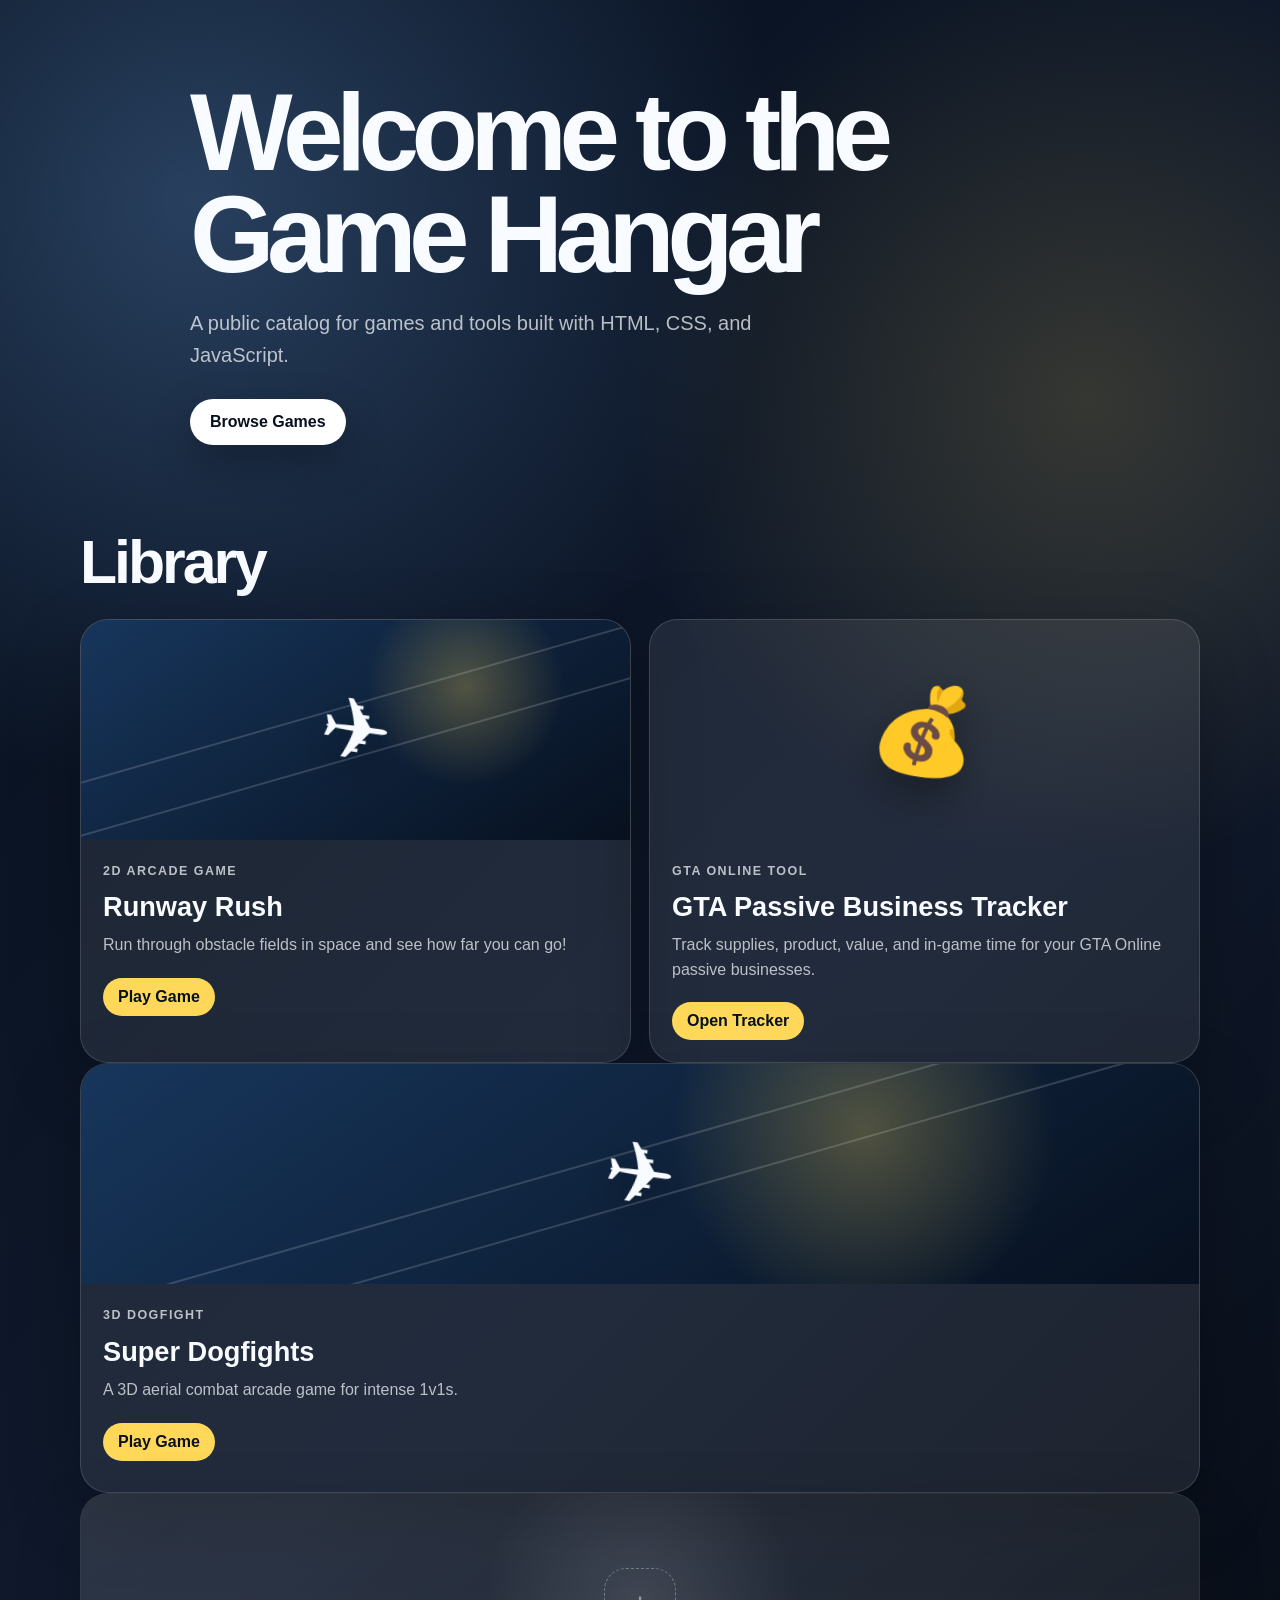
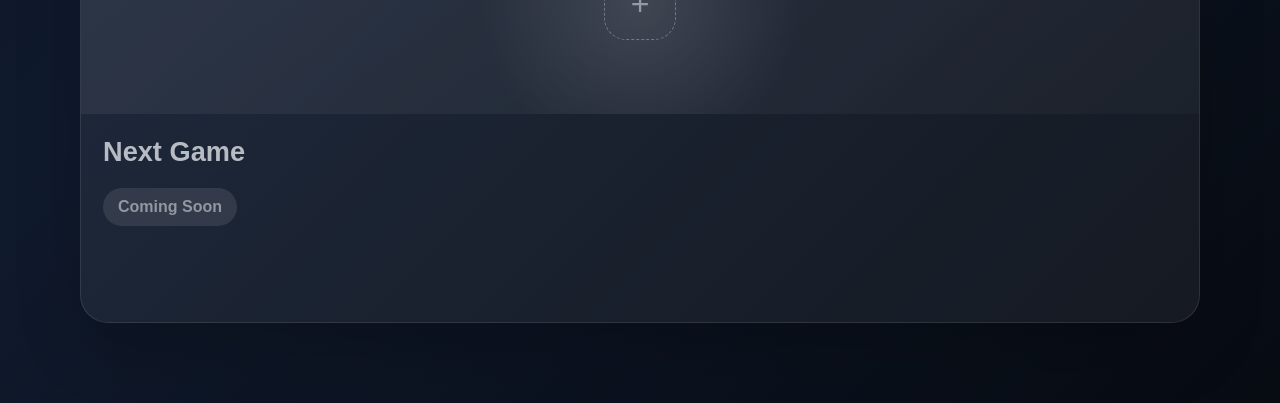
<file: index.html>
<!DOCTYPE html>
<html lang="en">
<head>
  <meta charset="UTF-8" />
  <meta name="viewport" content="width=device-width, initial-scale=1.0" />
  <title>Game Hangar</title>
  <meta name="description" content="A collection of browser games and tools built with HTML, CSS, and JavaScript." />
  <link rel="stylesheet" href="style.css" />
</head>
<body>

    <section class="hero-content">
      <h1>Welcome to the Game Hangar</h1>
      <p class="hero-text">
        A public catalog for games and tools built with HTML, CSS, and JavaScript.
      </p>
      <a class="primary-button" href="#games">Browse Games</a>
    </section>
  </header>

  <main>
    <section id="games" class="section">
      <div class="section-heading">
        <h2>Library</h2>
      </div>

      <div class="game-grid">
  <a class="game-card" href="games/runway-rush/">
    <div class="card-art runway-art">
      <span class="jet">✈</span>
    </div>
    <div class="card-content">
      <p class="tag">2D Arcade Game</p>
      <h3>Runway Rush</h3>
      <p>
        Run through obstacle fields in space and see how far you can go!
      </p>
      <span class="play-button">Play Game</span>
    </div>
  </a>

  <a class="game-card" href="games/gta-passive-tracker/">
    <div class="card-art gta-art">
      <span class="jet">💰</span>
    </div>
    <div class="card-content">
      <p class="tag">GTA Online Tool</p>
      <h3>GTA Passive Business Tracker</h3>
      <p>
        Track supplies, product, value, and in-game time for your GTA Online passive businesses.
      </p>
      <span class="play-button">Open Tracker</span>
    </div>
  </a>
</div>
<a class="game-card" href="games/super-dogfights/">
  <div class="card-art runway-art">
    <span class="jet">✈</span>
  </div>
  <div class="card-content">
    <p class="tag">3D Dogfight</p>
    <h3>Super Dogfights</h3>
    <p>
      A 3D aerial combat arcade game for intense 1v1s.
    </p>
    <span class="play-button">Play Game</span>
  </div>
</a>
        

        <article class="game-card coming-soon">
          <div class="card-art placeholder-art">
            <span>+</span>
          </div>
          <div class="card-content">
            <h3>Next Game</h3>
            <span class="play-button muted">Coming Soon</span>
          </div>
      </div>
    </section>
  </main>

</body>
</html>
</file>
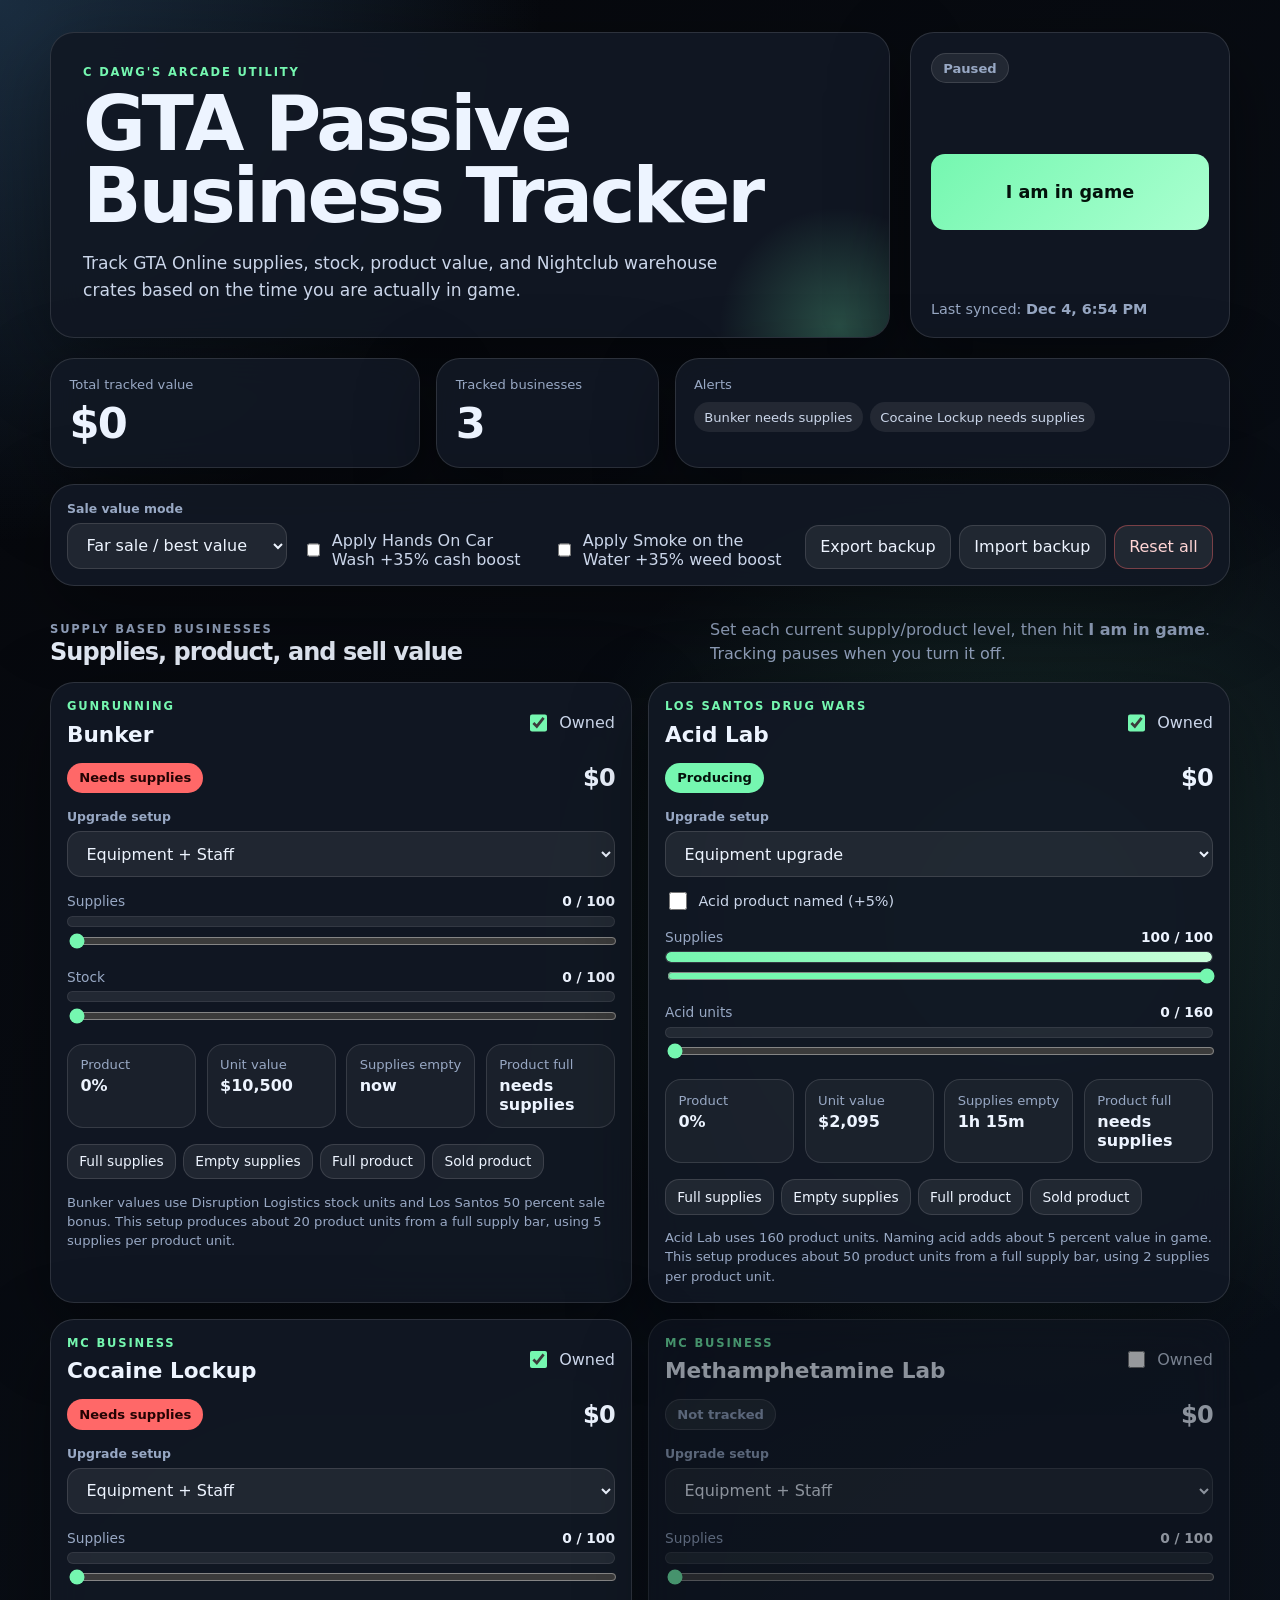
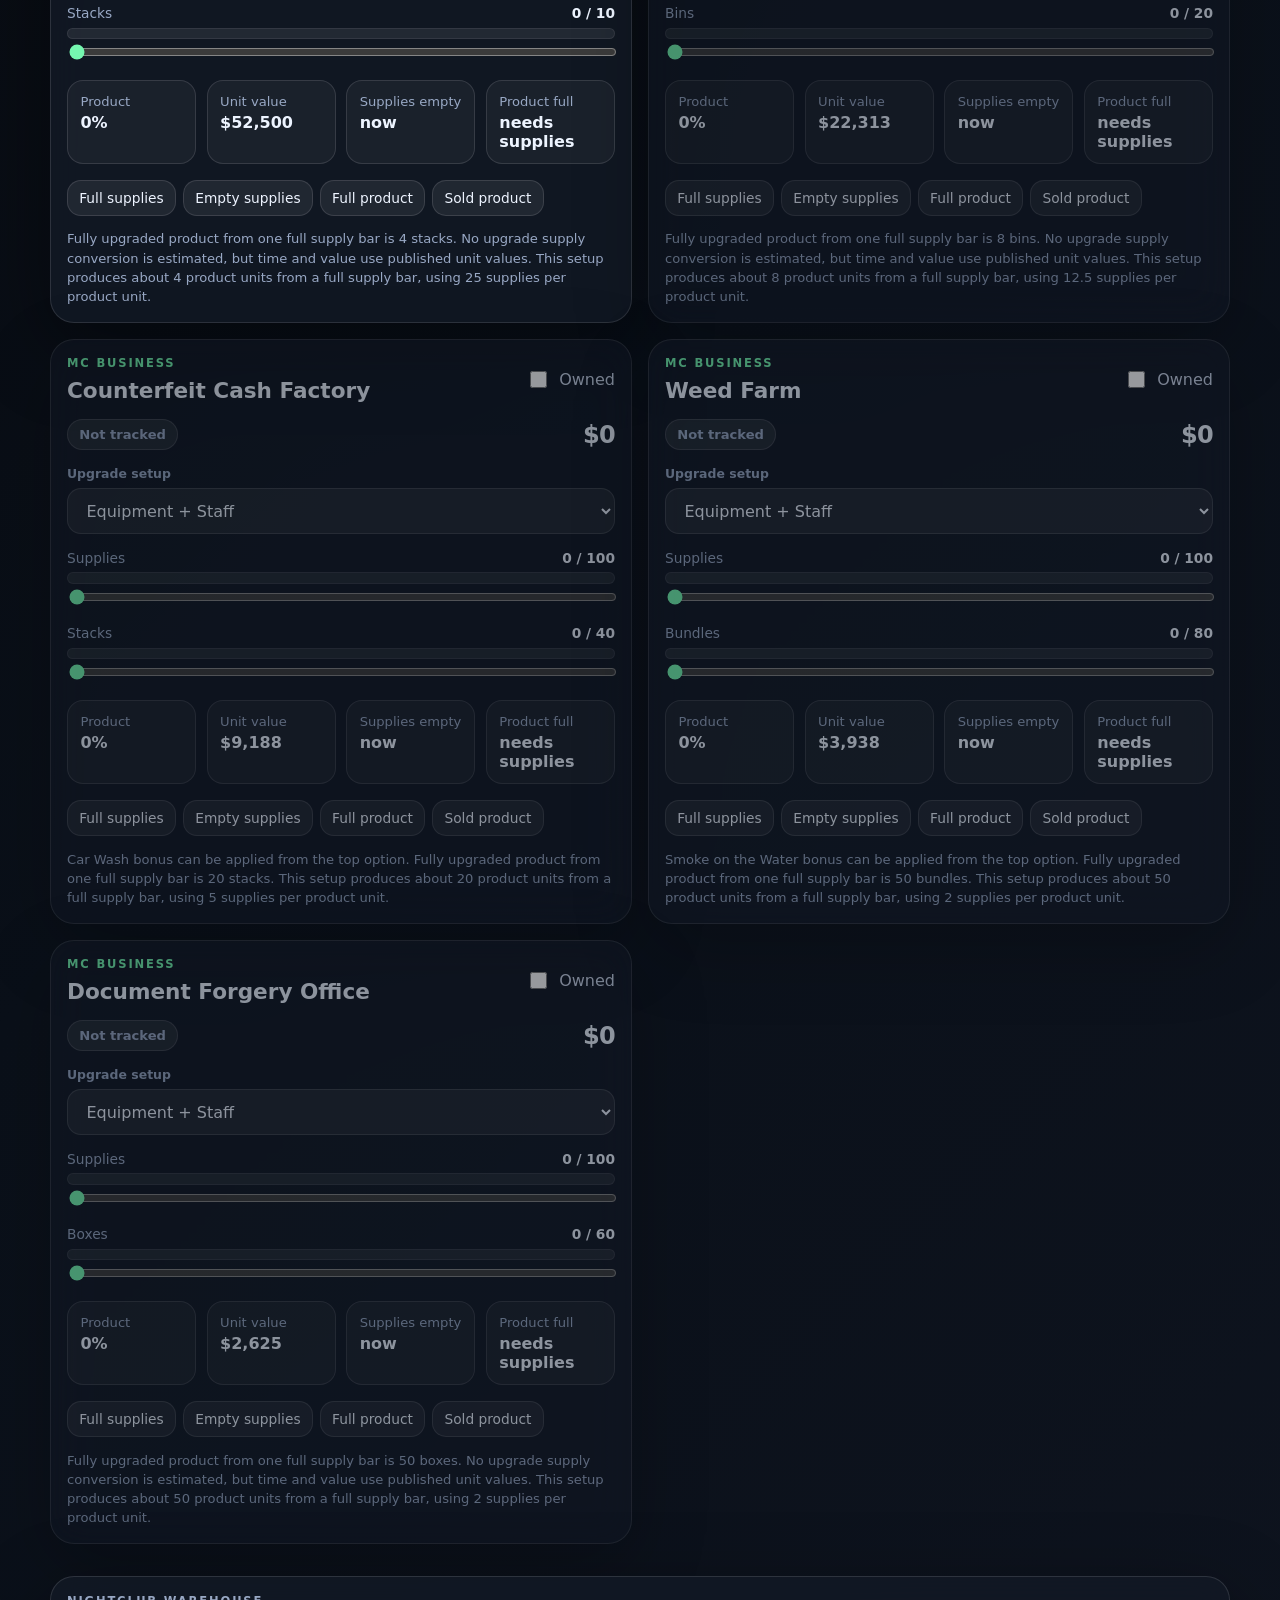
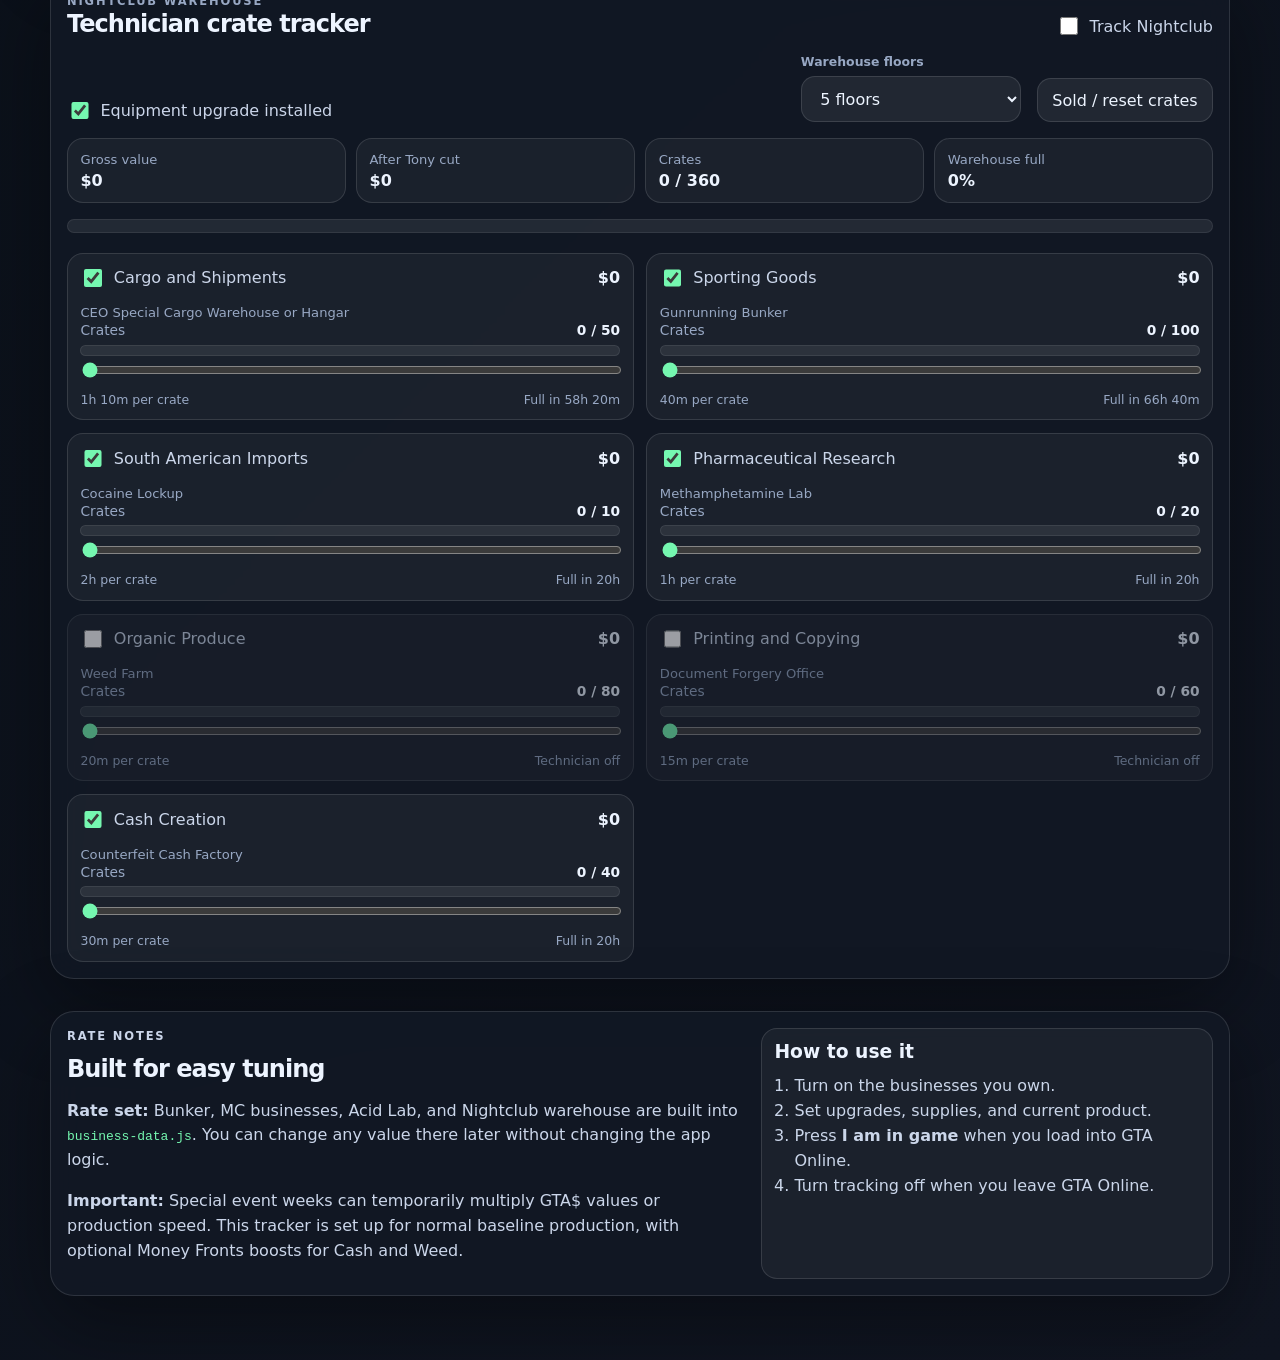
<file: games/gta-passive-tracker/index.html>
<!doctype html>
<html lang="en">
<head>
  <meta charset="utf-8">
  <meta name="viewport" content="width=device-width, initial-scale=1">
  <title>GTA Passive Business Tracker | C Dawg's Arcade</title>
  <meta name="description" content="A GTA Online passive business tracker for supplies, stock, Nightclub crates, and sell values.">
  <link rel="icon" href="thumbnail.svg" type="image/svg+xml">
  <link rel="stylesheet" href="styles.css">
</head>
<body>
  <div class="page-shell">
    <header class="hero">
      <div>
        <p class="eyebrow">C Dawg's Arcade Utility</p>
        <h1>GTA Passive Business Tracker</h1>
        <p class="hero-copy">Track GTA Online supplies, stock, product value, and Nightclub warehouse crates based on the time you are actually in game.</p>
      </div>
      <div class="hero-panel">
        <span id="statusPill" class="status-pill">Paused</span>
        <button id="trackingButton" class="primary-toggle">I am in game</button>
        <p>Last synced: <strong id="lastUpdated">--</strong></p>
      </div>
    </header>

    <section class="dashboard-grid" aria-label="Dashboard summary">
      <div class="summary-card big-number">
        <span>Total tracked value</span>
        <strong id="totalValue">$0</strong>
      </div>
      <div class="summary-card big-number">
        <span>Tracked businesses</span>
        <strong id="activeCount">0</strong>
      </div>
      <div class="summary-card alerts-card">
        <span>Alerts</span>
        <div id="alerts" class="alerts"><span>Loading...</span></div>
      </div>
    </section>

    <section class="settings-panel">
      <div>
        <label class="field-label" for="saleMode">Sale value mode</label>
        <select id="saleMode">
          <option value="far">Far sale / best value</option>
          <option value="close">Close sale / local value</option>
        </select>
      </div>
      <label class="check-row">
        <input id="carWashCashBonus" type="checkbox">
        <span>Apply Hands On Car Wash +35% cash boost</span>
      </label>
      <label class="check-row">
        <input id="smokeWeedBonus" type="checkbox">
        <span>Apply Smoke on the Water +35% weed boost</span>
      </label>
      <div class="backup-actions">
        <button id="exportData">Export backup</button>
        <label class="import-button">
          Import backup
          <input id="importInput" type="file" accept="application/json">
        </label>
        <button id="resetAll" class="danger-button">Reset all</button>
      </div>
    </section>

    <main>
      <section class="section-head">
        <div>
          <p class="eyebrow">Supply based businesses</p>
          <h2>Supplies, product, and sell value</h2>
        </div>
        <p>Set each current supply/product level, then hit <strong>I am in game</strong>. Tracking pauses when you turn it off.</p>
      </section>
      <div id="businessCards" class="business-grid"></div>

      <section class="nightclub-card" aria-label="Nightclub tracker">
        <div class="section-head compact">
          <div>
            <p class="eyebrow">Nightclub warehouse</p>
            <h2>Technician crate tracker</h2>
          </div>
          <label class="switch-label">
            <input id="nightclubOwned" type="checkbox">
            <span>Track Nightclub</span>
          </label>
        </div>

        <div class="nightclub-controls">
          <label class="check-row">
            <input id="nightclubEquipment" type="checkbox">
            <span>Equipment upgrade installed</span>
          </label>
          <div>
            <label class="field-label" for="nightclubFloors">Warehouse floors</label>
            <select id="nightclubFloors">
              <option value="1">1 floor</option>
              <option value="2">2 floors</option>
              <option value="3">3 floors</option>
              <option value="4">4 floors</option>
              <option value="5">5 floors</option>
            </select>
          </div>
          <button id="nightclubReset">Sold / reset crates</button>
        </div>

        <div class="nightclub-summary">
          <div><span>Gross value</span><strong id="nightclubValue">$0</strong></div>
          <div><span>After Tony cut</span><strong id="nightclubNet">$0</strong></div>
          <div><span>Crates</span><strong id="nightclubCrates">0 / 0</strong></div>
          <div><span>Warehouse full</span><strong id="nightclubPercent">0%</strong></div>
        </div>
        <div class="progress large"><i id="nightclubProgress"></i></div>

        <div id="nightclubGoods" class="nightclub-goods"></div>
      </section>

      <section class="notes-panel">
        <div>
          <p class="eyebrow">Rate notes</p>
          <h2>Built for easy tuning</h2>
          <div id="rateSummary"></div>
        </div>
        <div class="tips-box">
          <h3>How to use it</h3>
          <ol>
            <li>Turn on the businesses you own.</li>
            <li>Set upgrades, supplies, and current product.</li>
            <li>Press <strong>I am in game</strong> when you load into GTA Online.</li>
            <li>Turn tracking off when you leave GTA Online.</li>
          </ol>
        </div>
      </section>
    </main>
  </div>

  <script src="business-data.js"></script>
  <script src="app.js"></script>
</body>
</html>
</file>
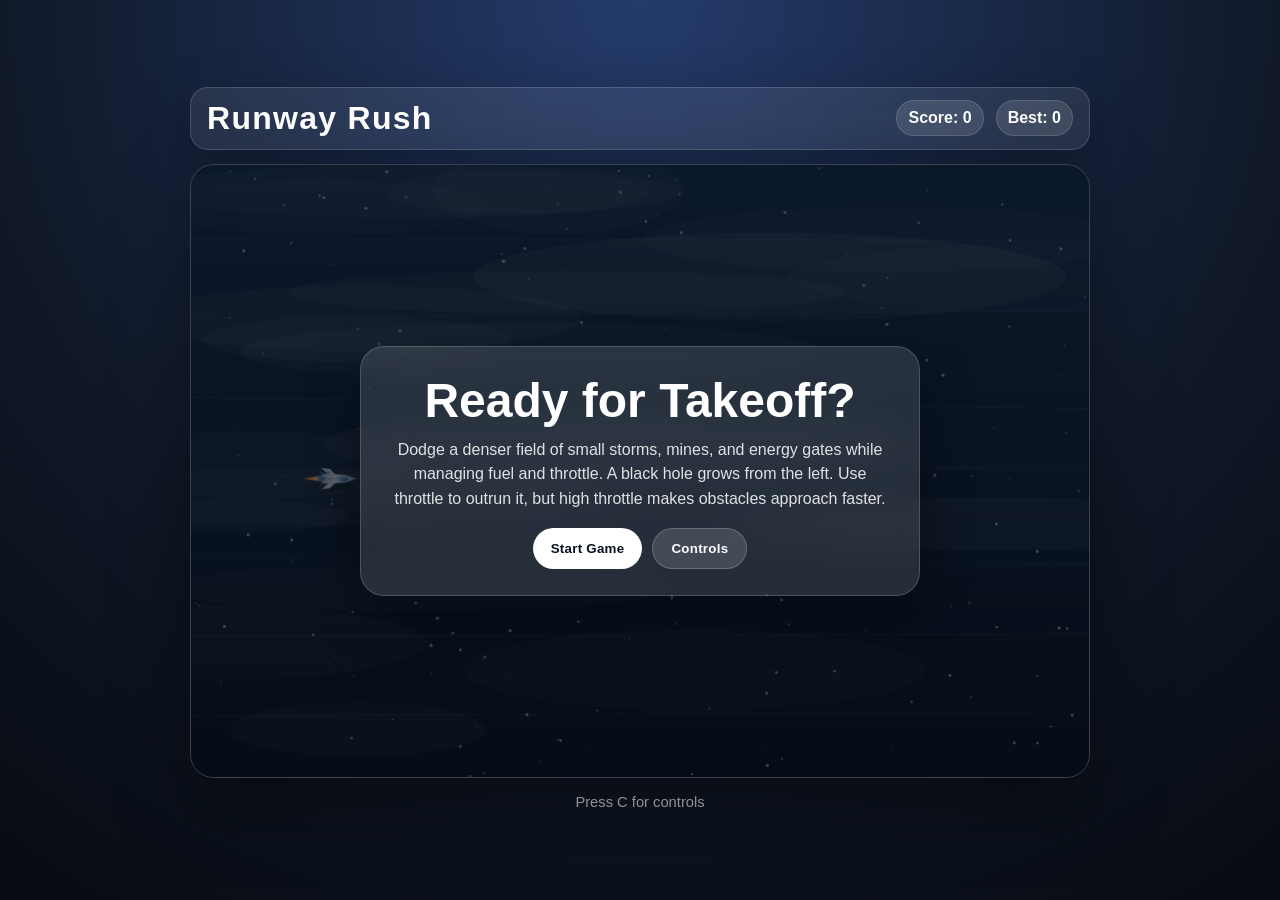
<file: games/runway-rush/index.html>
<!DOCTYPE html>
<html lang="en">
<head>
  <meta charset="UTF-8" />
  <meta name="viewport" content="width=device-width, initial-scale=1.0" />
  <title>Runway Rush</title>
  <style>
    * {
      box-sizing: border-box;
      margin: 0;
      padding: 0;
    }

    body {
      min-height: 100vh;
      display: flex;
      align-items: center;
      justify-content: center;
      background: radial-gradient(circle at top, #243b6b, #101827 60%, #070b12);
      font-family: Arial, Helvetica, sans-serif;
      color: white;
      overflow: hidden;
    }

    .game-shell {
      width: min(96vw, 900px);
      display: grid;
      gap: 14px;
    }

    body.game-active .game-shell {
      position: fixed;
      inset: 0;
      width: 100vw;
      height: 100vh;
      display: block;
    }

    .top-bar {
      display: flex;
      align-items: center;
      justify-content: space-between;
      gap: 12px;
      padding: 12px 16px;
      border: 1px solid rgba(255, 255, 255, 0.16);
      border-radius: 18px;
      background: rgba(255, 255, 255, 0.08);
      box-shadow: 0 18px 55px rgba(0, 0, 0, 0.28);
      backdrop-filter: blur(10px);
    }

    body.game-active .top-bar {
      position: fixed;
      top: 14px;
      right: 14px;
      z-index: 5;
      padding: 8px 10px;
      background: rgba(0, 0, 0, 0.22);
      border-radius: 999px;
    }

    body.game-active .top-bar h1 {
      display: none;
    }

    h1 {
      font-size: clamp(1.3rem, 3vw, 2rem);
      letter-spacing: 0.04em;
    }

    .stats {
      display: flex;
      gap: 12px;
      flex-wrap: wrap;
      justify-content: flex-end;
      font-weight: 700;
    }

    body.game-active .stats {
      gap: 7px;
    }

    .pill {
      padding: 8px 11px;
      border-radius: 999px;
      background: rgba(255, 255, 255, 0.12);
      border: 1px solid rgba(255, 255, 255, 0.14);
      white-space: nowrap;
    }

    body.game-active .pill {
      padding: 7px 10px;
      font-size: 0.86rem;
      background: rgba(255, 255, 255, 0.10);
    }

    .fuel-pill {
      display: none;
    }

    .canvas-wrap {
      position: relative;
      border-radius: 24px;
      overflow: hidden;
      border: 1px solid rgba(255, 255, 255, 0.18);
      box-shadow: 0 24px 80px rgba(0, 0, 0, 0.42);
      background: #101827;
    }

    body.game-active .canvas-wrap {
      position: fixed;
      inset: 0;
      width: 100vw;
      height: 100vh;
      border: none;
      border-radius: 0;
      box-shadow: none;
    }

    canvas {
      width: 100%;
      height: min(68vh, 620px);
      display: block;
      background: linear-gradient(#142846, #0a1220);
      outline: none;
    }

    body.game-active canvas {
      width: 100vw;
      height: 100vh;
    }

    .overlay {
      position: absolute;
      inset: 0;
      display: grid;
      place-items: center;
      padding: 24px;
      background: rgba(5, 10, 18, 0.62);
      text-align: center;
      z-index: 10;
    }

    .controls-overlay {
      background: rgba(5, 10, 18, 0.34);
      z-index: 12;
    }

    .panel {
      max-width: 560px;
      padding: 26px;
      border-radius: 24px;
      background: rgba(255, 255, 255, 0.12);
      border: 1px solid rgba(255, 255, 255, 0.18);
      box-shadow: 0 18px 50px rgba(0, 0, 0, 0.34);
      backdrop-filter: blur(14px);
    }

    .panel h2 {
      font-size: clamp(1.6rem, 5vw, 3rem);
      margin-bottom: 10px;
    }

    .panel p {
      line-height: 1.55;
      color: rgba(255, 255, 255, 0.86);
      margin-bottom: 16px;
    }

    .controls-list {
      display: grid;
      gap: 9px;
      margin: 18px 0;
      text-align: left;
    }

    .control-row {
      display: flex;
      justify-content: space-between;
      gap: 18px;
      padding: 10px 12px;
      border-radius: 14px;
      background: rgba(255, 255, 255, 0.10);
      border: 1px solid rgba(255, 255, 255, 0.10);
    }

    .key {
      color: #ffd85a;
      font-weight: 900;
      white-space: nowrap;
    }

    .button-row {
      display: flex;
      gap: 10px;
      justify-content: center;
      flex-wrap: wrap;
    }

    button {
      cursor: pointer;
      border: none;
      border-radius: 999px;
      padding: 12px 18px;
      color: #08111f;
      background: white;
      font-weight: 800;
      letter-spacing: 0.02em;
      transition: transform 120ms ease, opacity 120ms ease;
    }

    button:hover {
      transform: translateY(-1px);
    }

    button:active {
      transform: translateY(1px);
      opacity: 0.86;
    }

    .secondary {
      color: white;
      background: rgba(255, 255, 255, 0.14);
      border: 1px solid rgba(255, 255, 255, 0.20);
    }

    .hint {
      font-size: 0.92rem;
      color: rgba(255, 255, 255, 0.7);
      text-align: center;
      line-height: 1.45;
      user-select: none;
    }

    body.game-active .hint {
      position: fixed;
      left: 50%;
      bottom: 12px;
      transform: translateX(-50%);
      z-index: 6;
      padding: 7px 12px;
      border-radius: 999px;
      background: rgba(0, 0, 0, 0.28);
      border: 1px solid rgba(255, 255, 255, 0.12);
      color: rgba(255, 255, 255, 0.72);
      font-size: 0.8rem;
      white-space: nowrap;
      cursor: pointer;
    }

    .hidden {
      display: none;
    }

    @media (max-width: 640px) {
      .top-bar {
        align-items: flex-start;
        flex-direction: column;
      }

      body.game-active .top-bar {
        align-items: center;
        flex-direction: row;
      }

      .stats {
        justify-content: flex-start;
      }

      .control-row {
        display: grid;
        gap: 4px;
      }
    }
  </style>
</head>
<body>
  <main class="game-shell">
    <section class="top-bar">
      <h1>Runway Rush</h1>
      <div class="stats">
        <div class="pill">Score: <span id="score">0</span></div>
        <div class="pill">Best: <span id="best">0</span></div>
        <div class="pill fuel-pill">Fuel: <span id="fuel">100</span>%</div>
      </div>
    </section>

    <section class="canvas-wrap">
      <canvas id="gameCanvas" width="900" height="600" tabindex="0" aria-label="Runway Rush game canvas"></canvas>

      <div id="startOverlay" class="overlay">
        <div class="panel">
          <h2>Ready for Takeoff?</h2>
          <p>
            Dodge a denser field of small storms, mines, and energy gates while managing fuel and throttle.
            A black hole grows from the left. Use throttle to outrun it, but high throttle makes obstacles approach faster.
          </p>
          <div class="button-row">
            <button id="startBtn">Start Game</button>
            <button id="howBtn" class="secondary">Controls</button>
          </div>
        </div>
      </div>

      <div id="gameOverOverlay" class="overlay hidden">
        <div class="panel">
          <h2>Mission Ended</h2>
          <p id="finalText">Final score: 0</p>
          <div class="button-row">
            <button id="restartBtn">Restart</button>
          </div>
        </div>
      </div>

      <div id="controlsOverlay" class="overlay controls-overlay hidden">
        <div class="panel">
          <h2>Controls</h2>
          <p>Throttle is now independent. Use it to outrun the black hole, then ease off when the obstacle field gets too dense.</p>
          <div class="controls-list">
            <div class="control-row"><span class="key">Arrow Keys / WASD</span><span>Move the aircraft</span></div>
            <div class="control-row"><span class="key">E</span><span>Increase throttle</span></div>
            <div class="control-row"><span class="key">Q</span><span>Decrease throttle</span></div>
            <div class="control-row"><span class="key">Shift</span><span>Hold for quick throttle boost</span></div>
            <div class="control-row"><span class="key">Space</span><span>Start or restart</span></div>
            <div class="control-row"><span class="key">P</span><span>Pause or resume</span></div>
            <div class="control-row"><span class="key">C</span><span>Open or close this controls panel</span></div>
          </div>
          <div class="button-row">
            <button id="closeControlsBtn">Back to Game</button>
          </div>
        </div>
      </div>
    </section>

    <p id="controlHint" class="hint">Press C for controls</p>
  </main>

  <script>
    const canvas = document.getElementById('gameCanvas');
    const ctx = canvas.getContext('2d');

    const scoreEl = document.getElementById('score');
    const bestEl = document.getElementById('best');
    const fuelEl = document.getElementById('fuel');
    const startOverlay = document.getElementById('startOverlay');
    const gameOverOverlay = document.getElementById('gameOverOverlay');
    const controlsOverlay = document.getElementById('controlsOverlay');
    const finalText = document.getElementById('finalText');
    const startBtn = document.getElementById('startBtn');
    const restartBtn = document.getElementById('restartBtn');
    const howBtn = document.getElementById('howBtn');
    const closeControlsBtn = document.getElementById('closeControlsBtn');
    const controlHint = document.getElementById('controlHint');

    const keys = new Set();
    let animationId = null;
    let gameState = 'menu';
    let lastTime = 0;
    let spawnTimer = 0;
    let fuelTimer = 0;
    let score = 0;
    let best = Number(localStorage.getItem('runwayRushBest') || 0);
    let speedScale = 1;
    let worldSpeed = 1;
    let gameplaySpeed = 1;
    let throttleAmount = 0.45;
    let blackHoleEdge = -140;
    let blackHolePulse = 0;
    let controlsPausedGame = false;
    let particles = [];
    let hazards = [];
    let fuelOrbs = [];
    let clouds = [];

    bestEl.textContent = best;

    const player = {
      x: 130,
      y: 300,
      w: 32,
      h: 15,
      speed: 520,
      fuel: 100,
      invincibleTimer: 0
    };

    let stars = [];

    function randomBetween(min, max) {
      return min + Math.random() * (max - min);
    }

    function clamp(value, min, max) {
      return Math.max(min, Math.min(max, value));
    }

    function getForwardLimit() {
      return canvas.width - 16;
    }

    function buildStars() {
      stars = Array.from({ length: 260 }, () => ({
        x: Math.random() * canvas.width,
        y: Math.random() * canvas.height,
        r: Math.random() * 1.25 + 0.25,
        s: Math.random() * 42 + 18
      }));

      clouds = Array.from({ length: 20 }, () => ({
        x: Math.random() * canvas.width,
        y: Math.random() * canvas.height,
        w: randomBetween(110, 300),
        h: randomBetween(16, 44),
        s: randomBetween(18, 54),
        a: randomBetween(0.025, 0.070)
      }));
    }

    function resizeCanvas() {
      if (document.body.classList.contains('game-active')) {
        canvas.width = window.innerWidth;
        canvas.height = window.innerHeight;
      } else {
        canvas.width = 900;
        canvas.height = 600;
      }
      buildStars();
      const forwardLimit = getForwardLimit();
      player.x = clamp(player.x, 16, forwardLimit - player.w);
      player.y = clamp(player.y, 24, canvas.height - player.h - 48);
    }

    function openControls() {
      if (!controlsOverlay.classList.contains('hidden')) return;
      controlsOverlay.classList.remove('hidden');
      controlsPausedGame = gameState === 'playing';
      if (controlsPausedGame) {
        gameState = 'paused';
      }
    }

    function closeControls() {
      if (controlsOverlay.classList.contains('hidden')) return;
      controlsOverlay.classList.add('hidden');
      if (controlsPausedGame && gameState === 'paused') {
        gameState = 'playing';
        lastTime = performance.now();
        cancelAnimationFrame(animationId);
        animationId = requestAnimationFrame(loop);
      }
      controlsPausedGame = false;
      canvas.focus();
    }

    function toggleControls() {
      if (controlsOverlay.classList.contains('hidden')) {
        openControls();
      } else {
        closeControls();
      }
    }

    function resetGame() {
      document.body.classList.add('game-active');
      resizeCanvas();
      player.x = Math.max(160, canvas.width * 0.20);
      player.y = canvas.height / 2;
      player.fuel = 100;
      player.invincibleTimer = 1.6;
      hazards = [];
      fuelOrbs = [];
      particles = [];
      spawnTimer = 0.10;
      fuelTimer = 1.0;
      score = 0;
      speedScale = 1;
      worldSpeed = 1;
      gameplaySpeed = 1;
      throttleAmount = 0.45;
      blackHoleEdge = -140;
      blackHolePulse = 0;
      controlsPausedGame = false;
      controlsOverlay.classList.add('hidden');
      seedOpeningField();
      updateHud();
    }

    function startGame() {
      resetGame();
      gameState = 'playing';
      startOverlay.classList.add('hidden');
      gameOverOverlay.classList.add('hidden');
      lastTime = performance.now();
      canvas.focus();
      cancelAnimationFrame(animationId);
      animationId = requestAnimationFrame(loop);
    }

    function endGame(reason = 'Mission ended') {
      gameState = 'gameover';
      best = Math.max(best, Math.floor(score));
      localStorage.setItem('runwayRushBest', best);
      bestEl.textContent = best;
      finalText.textContent = `${reason}. Final score: ${Math.floor(score)}. Best score: ${best}.`;
      gameOverOverlay.classList.remove('hidden');
    }

    function togglePause() {
      if (!controlsOverlay.classList.contains('hidden')) return;

      if (gameState === 'playing') {
        gameState = 'paused';
      } else if (gameState === 'paused') {
        gameState = 'playing';
        lastTime = performance.now();
        animationId = requestAnimationFrame(loop);
      }
    }

    function updateHud() {
      scoreEl.textContent = Math.floor(score);
      fuelEl.textContent = Math.max(0, Math.ceil(player.fuel));
    }

    function makeStorm(x, y, r, speedMult = 1) {
      return {
        type: 'storm',
        x,
        y,
        r,
        speed: randomBetween(130, 225) * speedMult,
        drift: randomBetween(-55, 55),
        spin: Math.random() * Math.PI * 2
      };
    }

    function makeMine(x, y, r = 13, speedMult = 1) {
      return {
        type: 'mine',
        x,
        y,
        r,
        speed: randomBetween(145, 245) * speedMult,
        drift: randomBetween(-22, 22),
        spin: Math.random() * Math.PI * 2
      };
    }

    function makeBarrier(x, y, w, h, speedMult = 1) {
      return {
        type: 'barrier',
        x,
        y,
        w,
        h,
        speed: randomBetween(145, 230) * speedMult,
        pulse: Math.random() * Math.PI * 2
      };
    }

    function seedOpeningField() {
      for (let i = 0; i < 10; i++) {
        const x = canvas.width * randomBetween(0.62, 1.35) + i * 58;
        const y = randomBetween(56, canvas.height - 72);
        hazards.push(Math.random() > 0.42 ? makeStorm(x, y, randomBetween(16, 34), 0.82) : makeMine(x, y, randomBetween(9, 16), 0.82));
      }
    }

    function spawnObstaclePattern() {
      const pattern = Math.random();
      const baseX = canvas.width + randomBetween(30, 180);

      if (pattern < 0.22) {
        const count = Math.floor(randomBetween(2, 4));
        for (let i = 0; i < count; i++) {
          hazards.push(makeStorm(baseX + i * randomBetween(48, 72), randomBetween(45, canvas.height - 58), randomBetween(15, 32)));
        }
      } else if (pattern < 0.48) {
        const centerY = randomBetween(84, canvas.height - 84);
        const count = Math.floor(randomBetween(4, 8));
        for (let i = 0; i < count; i++) {
          hazards.push(makeStorm(
            baseX + i * randomBetween(42, 64),
            clamp(centerY + randomBetween(-88, 88), 40, canvas.height - 48),
            randomBetween(13, 28),
            0.95
          ));
        }
      } else if (pattern < 0.68) {
        const gap = randomBetween(155, 230);
        const gapY = randomBetween(gap / 2 + 42, canvas.height - gap / 2 - 52);
        const wallW = randomBetween(20, 34);
        hazards.push(makeBarrier(baseX, 0, wallW, Math.max(0, gapY - gap / 2), 0.90));
        hazards.push(makeBarrier(baseX, gapY + gap / 2, wallW, Math.max(0, canvas.height - gapY - gap / 2), 0.90));
      } else if (pattern < 0.88) {
        const startY = randomBetween(72, canvas.height - 140);
        const slope = Math.random() > 0.5 ? 1 : -1;
        for (let i = 0; i < 7; i++) {
          hazards.push(makeMine(
            baseX + i * 56,
            clamp(startY + slope * i * 34 + randomBetween(-12, 12), 34, canvas.height - 44),
            randomBetween(8, 14),
            1.03
          ));
        }
      } else {
        for (let i = 0; i < 11; i++) {
          hazards.push(Math.random() > 0.5 ? makeMine(
            baseX + i * 42,
            randomBetween(36, canvas.height - 46),
            randomBetween(8, 13),
            1.07
          ) : makeStorm(
            baseX + i * 42,
            randomBetween(40, canvas.height - 50),
            randomBetween(12, 23),
            1.0
          ));
        }
      }
    }

    function spawnFuelOrb() {
      fuelOrbs.push({
        x: canvas.width + randomBetween(35, 180),
        y: randomBetween(44, canvas.height - 68),
        r: 12,
        speed: randomBetween(155, 230),
        pulse: Math.random() * Math.PI * 2
      });
    }

    function circleRectCollision(circle, rect) {
      const nearestX = Math.max(rect.x, Math.min(circle.x, rect.x + rect.w));
      const nearestY = Math.max(rect.y, Math.min(circle.y, rect.y + rect.h));
      const dx = circle.x - nearestX;
      const dy = circle.y - nearestY;
      return dx * dx + dy * dy < circle.r * circle.r;
    }

    function rectRectCollision(a, b) {
      return a.x < b.x + b.w &&
        a.x + a.w > b.x &&
        a.y < b.y + b.h &&
        a.y + a.h > b.y;
    }

    function hazardHitsPlayer(hazard) {
      const hitbox = {
        x: player.x + 3,
        y: player.y + 2,
        w: player.w - 6,
        h: player.h - 4
      };

      if (hazard.type === 'barrier') {
        return rectRectCollision(hitbox, hazard);
      }
      return circleRectCollision(hazard, hitbox);
    }

    function addBurst(x, y, count, type) {
      for (let i = 0; i < count; i++) {
        particles.push({
          x,
          y,
          vx: randomBetween(-130, 130),
          vy: randomBetween(-130, 130),
          life: randomBetween(0.25, 0.80),
          maxLife: 0.8,
          type
        });
      }
    }

    function updateThrottle(dt) {
      const throttleRate = keys.has('shift') ? 1.85 : 0.72;
      if (keys.has('e')) throttleAmount += throttleRate * dt;
      if (keys.has('q')) throttleAmount -= throttleRate * dt;
      throttleAmount = clamp(throttleAmount, 0, 1);
    }

    function updateBlackHole(dt) {
      blackHolePulse += dt * (2.4 + throttleAmount * 3.4);
      const pressure = 36 + speedScale * 13;
      const escape = throttleAmount * 92;
      blackHoleEdge += (pressure - escape) * dt;
      blackHoleEdge = clamp(blackHoleEdge, -180, canvas.width + 80);

      const playerSafeX = player.x + player.w * 0.45;
      if (blackHoleEdge >= playerSafeX && gameState === 'playing') {
        endGame('Swallowed by the black hole');
      }
    }

    function update(dt) {
      const forwardLimit = getForwardLimit();

      speedScale += dt * 0.018;
      updateThrottle(dt);
      worldSpeed = speedScale * (0.82 + throttleAmount * 1.35);
      gameplaySpeed = speedScale * (0.74 + throttleAmount * 2.55);
      updateBlackHole(dt);

      score += dt * (12 + 24 * throttleAmount) * speedScale;
      player.fuel -= dt * 1.85;
      player.invincibleTimer = Math.max(0, player.invincibleTimer - dt);

      const moveX = (keys.has('arrowright') || keys.has('d') ? 1 : 0) - (keys.has('arrowleft') || keys.has('a') ? 1 : 0);
      const moveY = (keys.has('arrowdown') || keys.has('s') ? 1 : 0) - (keys.has('arrowup') || keys.has('w') ? 1 : 0);
      const mag = Math.hypot(moveX, moveY) || 1;

      player.x += (moveX / mag) * player.speed * dt;
      player.y += (moveY / mag) * player.speed * dt;
      player.x = clamp(player.x, Math.max(16, blackHoleEdge + 12), forwardLimit - player.w);
      player.y = clamp(player.y, 24, canvas.height - player.h - 48);

      spawnTimer -= dt;
      if (spawnTimer <= 0) {
        spawnObstaclePattern();
        spawnTimer = Math.max(0.26, 0.82 - speedScale * 0.045 - throttleAmount * 0.12);
      }

      fuelTimer -= dt;
      if (fuelTimer <= 0) {
        spawnFuelOrb();
        fuelTimer = Math.max(1.65, 3.4 - speedScale * 0.055);
      }

      stars.forEach(star => {
        star.x -= star.s * worldSpeed * dt;
        if (star.x < -5) {
          star.x = canvas.width + 5;
          star.y = Math.random() * canvas.height;
        }
      });

      clouds.forEach(cloud => {
        cloud.x -= cloud.s * worldSpeed * dt;
        if (cloud.x < -cloud.w - 30) {
          cloud.x = canvas.width + randomBetween(40, 260);
          cloud.y = Math.random() * canvas.height;
        }
      });

      hazards.forEach(hazard => {
        hazard.x -= hazard.speed * gameplaySpeed * dt;
        if (hazard.type === 'barrier') {
          hazard.pulse += dt * 5;
        } else {
          hazard.y += Math.sin(performance.now() / 500 + hazard.spin) * hazard.drift * dt;
          hazard.spin += dt * 2.4;
        }
      });

      fuelOrbs.forEach(orb => {
        orb.x -= orb.speed * gameplaySpeed * dt;
        orb.pulse += dt * 6;
      });

      particles.forEach(particle => {
        particle.x += particle.vx * dt;
        particle.y += particle.vy * dt;
        particle.life -= dt;
      });

      hazards = hazards.filter(hazard => {
        if (hazard.type === 'barrier') return hazard.x > blackHoleEdge - hazard.w - 90;
        return hazard.x > blackHoleEdge - hazard.r * 2 - 90;
      });
      particles = particles.filter(particle => particle.life > 0);

      fuelOrbs = fuelOrbs.filter(orb => {
        if (circleRectCollision(orb, player)) {
          player.fuel = Math.min(100, player.fuel + 18);
          score += 80;
          addBurst(orb.x, orb.y, 18, 'fuel');
          return false;
        }
        return orb.x > blackHoleEdge - 80;
      });

      for (const hazard of hazards) {
        if (hazardHitsPlayer(hazard)) {
          if (player.invincibleTimer <= 0) {
            addBurst(player.x + player.w / 2, player.y + player.h / 2, 38, 'hit');
            endGame('Collision');
          }
          break;
        }
      }

      if (player.fuel <= 0 && gameState === 'playing') {
        endGame('Fuel exhausted');
      }

      updateHud();
    }

    function drawBackground() {
      const gradient = ctx.createLinearGradient(0, 0, 0, canvas.height);
      gradient.addColorStop(0, '#163155');
      gradient.addColorStop(1, '#08111f');
      ctx.fillStyle = gradient;
      ctx.fillRect(0, 0, canvas.width, canvas.height);

      clouds.forEach(cloud => {
        ctx.fillStyle = `rgba(255,255,255,${cloud.a})`;
        ctx.beginPath();
        ctx.ellipse(cloud.x, cloud.y, cloud.w, cloud.h, 0, 0, Math.PI * 2);
        ctx.fill();
      });

      ctx.fillStyle = 'rgba(255,255,255,0.85)';
      stars.forEach(star => {
        ctx.globalAlpha = 0.35 + star.r / 3;
        ctx.beginPath();
        ctx.arc(star.x, star.y, star.r, 0, Math.PI * 2);
        ctx.fill();
      });
      ctx.globalAlpha = 1;

      ctx.strokeStyle = 'rgba(255,255,255,0.06)';
      ctx.lineWidth = 1.4;
      for (let y = 72; y < canvas.height; y += 78) {
        ctx.beginPath();
        ctx.moveTo(0, y);
        ctx.lineTo(canvas.width, y + Math.sin(y) * 11);
        ctx.stroke();
      }
    }

    function drawBlackHole() {
      if (gameState !== 'playing' && gameState !== 'paused') return;

      const edge = blackHoleEdge;
      const cx = edge - 90;
      const cy = canvas.height / 2 + Math.sin(blackHolePulse * 0.7) * 40;
      const radius = Math.max(canvas.height * 0.62, 330);

      ctx.save();
      const field = ctx.createLinearGradient(Math.min(edge, 0) - 260, 0, edge + 80, 0);
      field.addColorStop(0, 'rgba(0, 0, 0, 0.96)');
      field.addColorStop(0.55, 'rgba(17, 8, 35, 0.78)');
      field.addColorStop(1, 'rgba(0, 0, 0, 0)');
      ctx.fillStyle = field;
      ctx.fillRect(0, 0, Math.max(0, edge + 90), canvas.height);

      const halo = ctx.createRadialGradient(cx, cy, radius * 0.08, cx, cy, radius);
      halo.addColorStop(0, 'rgba(0, 0, 0, 0.95)');
      halo.addColorStop(0.34, 'rgba(20, 0, 36, 0.82)');
      halo.addColorStop(0.58, 'rgba(102, 40, 180, 0.30)');
      halo.addColorStop(1, 'rgba(0, 0, 0, 0)');
      ctx.fillStyle = halo;
      ctx.beginPath();
      ctx.arc(cx, cy, radius, 0, Math.PI * 2);
      ctx.fill();

      ctx.translate(cx, cy);
      ctx.rotate(blackHolePulse * 0.4);
      for (let i = 0; i < 9; i++) {
        ctx.rotate((Math.PI * 2) / 9);
        ctx.strokeStyle = `rgba(168, 115, 255, ${0.08 + i * 0.008})`;
        ctx.lineWidth = 2;
        ctx.beginPath();
        ctx.ellipse(0, 0, radius * (0.22 + i * 0.045), radius * (0.05 + i * 0.018), 0, 0, Math.PI * 2);
        ctx.stroke();
      }
      ctx.restore();

      ctx.save();
      ctx.strokeStyle = 'rgba(190, 148, 255, 0.52)';
      ctx.lineWidth = 3;
      ctx.beginPath();
      ctx.moveTo(edge, 0);
      for (let y = 0; y <= canvas.height; y += 26) {
        const wobble = Math.sin(y * 0.035 + blackHolePulse * 2.5) * 12;
        ctx.lineTo(edge + wobble, y);
      }
      ctx.stroke();
      ctx.restore();
    }

    function drawJet() {
      const x = player.x;
      const y = player.y;
      const blink = player.invincibleTimer > 0 && Math.floor(player.invincibleTimer * 12) % 2 === 0;

      if (blink) ctx.globalAlpha = 0.45;

      const cx = x + player.w / 2;
      const cy = y + player.h / 2;
      const flameLen = 10 + Math.random() * (7 + throttleAmount * 20);
      const flameColor = throttleAmount > 0.72 ? '#ffe08a' : '#ff9b42';

      ctx.save();
      ctx.translate(cx, cy);
      ctx.scale(0.64, 0.64);

      ctx.fillStyle = 'rgba(0, 0, 0, 0.22)';
      ctx.beginPath();
      ctx.ellipse(-3, 12, 31, 7, 0, 0, Math.PI * 2);
      ctx.fill();

      ctx.fillStyle = flameColor;
      ctx.beginPath();
      ctx.moveTo(-29, -4);
      ctx.lineTo(-29 - flameLen, 0);
      ctx.lineTo(-29, 4);
      ctx.closePath();
      ctx.fill();

      ctx.fillStyle = 'rgba(255, 255, 255, 0.75)';
      ctx.beginPath();
      ctx.moveTo(-29, -2);
      ctx.lineTo(-29 - flameLen * 0.45, 0);
      ctx.lineTo(-29, 2);
      ctx.closePath();
      ctx.fill();

      ctx.fillStyle = '#d7e6fb';
      ctx.beginPath();
      ctx.moveTo(3, -2);
      ctx.lineTo(-11, -15);
      ctx.lineTo(-24, -16);
      ctx.lineTo(-9, -4);
      ctx.closePath();
      ctx.fill();

      ctx.beginPath();
      ctx.moveTo(3, 2);
      ctx.lineTo(-11, 15);
      ctx.lineTo(-24, 16);
      ctx.lineTo(-9, 4);
      ctx.closePath();
      ctx.fill();

      ctx.fillStyle = '#9eb9db';
      ctx.beginPath();
      ctx.moveTo(-16, -4);
      ctx.lineTo(-28, -13);
      ctx.lineTo(-19, -3);
      ctx.closePath();
      ctx.fill();

      ctx.beginPath();
      ctx.moveTo(-16, 4);
      ctx.lineTo(-28, 13);
      ctx.lineTo(-19, 3);
      ctx.closePath();
      ctx.fill();

      ctx.fillStyle = '#89a8cf';
      ctx.beginPath();
      ctx.moveTo(-10, -2);
      ctx.lineTo(-17, -15);
      ctx.lineTo(-5, -4);
      ctx.closePath();
      ctx.fill();

      const fuselageGrad = ctx.createLinearGradient(-29, 0, 31, 0);
      fuselageGrad.addColorStop(0, '#90a9c9');
      fuselageGrad.addColorStop(0.45, '#edf5ff');
      fuselageGrad.addColorStop(1, '#6d9bd0');
      ctx.fillStyle = fuselageGrad;
      ctx.beginPath();
      ctx.moveTo(32, 0);
      ctx.lineTo(13, -6);
      ctx.lineTo(-18, -8);
      ctx.lineTo(-29, -3);
      ctx.lineTo(-29, 3);
      ctx.lineTo(-18, 8);
      ctx.lineTo(13, 6);
      ctx.closePath();
      ctx.fill();

      const canopyGrad = ctx.createLinearGradient(1, -5, 16, 4);
      canopyGrad.addColorStop(0, '#bdf0ff');
      canopyGrad.addColorStop(1, '#2e6fa8');
      ctx.fillStyle = canopyGrad;
      ctx.beginPath();
      ctx.ellipse(10, 0, 7.4, 4.4, 0, 0, Math.PI * 2);
      ctx.fill();

      ctx.strokeStyle = 'rgba(255, 255, 255, 0.62)';
      ctx.lineWidth = 1.2;
      ctx.beginPath();
      ctx.moveTo(5, -1.4);
      ctx.lineTo(26, -0.2);
      ctx.stroke();

      ctx.strokeStyle = 'rgba(30, 62, 100, 0.46)';
      ctx.lineWidth = 1;
      ctx.beginPath();
      ctx.moveTo(-20, 0);
      ctx.lineTo(19, 0);
      ctx.stroke();

      ctx.fillStyle = '#5e7fa7';
      ctx.beginPath();
      ctx.roundRect(-28, -4, 9, 8, 3);
      ctx.fill();

      ctx.strokeStyle = 'rgba(255, 255, 255, 0.45)';
      ctx.lineWidth = 1;
      ctx.beginPath();
      ctx.moveTo(-10, -11);
      ctx.lineTo(-3, -4);
      ctx.moveTo(-10, 11);
      ctx.lineTo(-3, 4);
      ctx.stroke();

      ctx.restore();
      ctx.globalAlpha = 1;
    }

    function drawFuelLabel() {
      if (gameState !== 'playing' && gameState !== 'paused') return;
      const label = `${Math.max(0, Math.ceil(player.fuel))}%`;
      const x = player.x + player.w / 2;
      const y = player.y + player.h + 13;

      ctx.save();
      ctx.font = 'bold 11px Arial';
      ctx.textAlign = 'center';
      ctx.textBaseline = 'middle';
      const width = ctx.measureText(label).width + 12;

      ctx.fillStyle = 'rgba(0, 0, 0, 0.44)';
      ctx.beginPath();
      ctx.roundRect(x - width / 2, y - 8, width, 17, 9);
      ctx.fill();

      ctx.fillStyle = '#ffd85a';
      ctx.fillText(label, x, y + 1);
      ctx.restore();
    }

    function drawStorm(hazard) {
      const gradient = ctx.createRadialGradient(hazard.x - 8, hazard.y - 8, 3, hazard.x, hazard.y, hazard.r);
      gradient.addColorStop(0, '#ffb0b0');
      gradient.addColorStop(0.52, '#d92742');
      gradient.addColorStop(1, '#7d1028');
      ctx.fillStyle = gradient;
      ctx.beginPath();
      ctx.arc(hazard.x, hazard.y, hazard.r, 0, Math.PI * 2);
      ctx.fill();

      ctx.strokeStyle = 'rgba(255,255,255,0.33)';
      ctx.lineWidth = 2;
      ctx.beginPath();
      ctx.arc(hazard.x, hazard.y, hazard.r * 0.62, hazard.spin, hazard.spin + Math.PI * 1.4);
      ctx.stroke();
    }

    function drawMine(hazard) {
      ctx.save();
      ctx.translate(hazard.x, hazard.y);
      ctx.rotate(hazard.spin);
      ctx.fillStyle = '#ff4d6d';
      ctx.strokeStyle = 'rgba(255,255,255,0.42)';
      ctx.lineWidth = 1.5;
      ctx.beginPath();
      ctx.moveTo(0, -hazard.r * 1.35);
      ctx.lineTo(hazard.r * 1.35, 0);
      ctx.lineTo(0, hazard.r * 1.35);
      ctx.lineTo(-hazard.r * 1.35, 0);
      ctx.closePath();
      ctx.fill();
      ctx.stroke();

      ctx.fillStyle = 'rgba(255,255,255,0.50)';
      ctx.beginPath();
      ctx.arc(0, 0, hazard.r * 0.28, 0, Math.PI * 2);
      ctx.fill();
      ctx.restore();
    }

    function drawBarrier(hazard) {
      const glow = 0.38 + Math.sin(hazard.pulse) * 0.12;
      const gradient = ctx.createLinearGradient(hazard.x, hazard.y, hazard.x + hazard.w, hazard.y);
      gradient.addColorStop(0, `rgba(255, 70, 100, ${glow})`);
      gradient.addColorStop(0.5, 'rgba(255, 216, 90, 0.80)');
      gradient.addColorStop(1, `rgba(255, 70, 100, ${glow})`);
      ctx.fillStyle = gradient;
      ctx.fillRect(hazard.x, hazard.y, hazard.w, hazard.h);

      ctx.strokeStyle = 'rgba(255, 255, 255, 0.25)';
      ctx.lineWidth = 1.5;
      ctx.strokeRect(hazard.x, hazard.y, hazard.w, hazard.h);

      ctx.strokeStyle = 'rgba(255, 255, 255, 0.48)';
      ctx.beginPath();
      for (let yy = hazard.y + 18; yy < hazard.y + hazard.h; yy += 34) {
        ctx.moveTo(hazard.x + hazard.w * 0.25, yy);
        ctx.lineTo(hazard.x + hazard.w * 0.75, yy + 12);
      }
      ctx.stroke();
    }

    function drawHazard(hazard) {
      if (hazard.type === 'barrier') drawBarrier(hazard);
      else if (hazard.type === 'mine') drawMine(hazard);
      else drawStorm(hazard);
    }

    function drawFuelOrb(orb) {
      const glow = 1 + Math.sin(orb.pulse) * 0.12;
      ctx.save();
      ctx.translate(orb.x, orb.y);
      ctx.fillStyle = 'rgba(255, 218, 90, 0.22)';
      ctx.beginPath();
      ctx.arc(0, 0, orb.r * 2.1 * glow, 0, Math.PI * 2);
      ctx.fill();

      ctx.fillStyle = '#ffd85a';
      ctx.beginPath();
      ctx.arc(0, 0, orb.r * glow, 0, Math.PI * 2);
      ctx.fill();

      ctx.fillStyle = '#6b4600';
      ctx.font = 'bold 12px Arial';
      ctx.textAlign = 'center';
      ctx.textBaseline = 'middle';
      ctx.fillText('F', 0, 1);
      ctx.restore();
    }

    function drawParticles() {
      particles.forEach(particle => {
        const alpha = Math.max(0, particle.life / particle.maxLife);
        ctx.globalAlpha = alpha;
        ctx.fillStyle = particle.type === 'fuel' ? '#ffd85a' : '#ff6b6b';
        ctx.beginPath();
        ctx.arc(particle.x, particle.y, 2.5 + alpha * 2.5, 0, Math.PI * 2);
        ctx.fill();
      });
      ctx.globalAlpha = 1;
    }

    function drawThrottleMeter() {
      if (gameState !== 'playing' && gameState !== 'paused') return;
      const meterW = 132;
      const meterH = 9;
      const x = player.x + player.w / 2 - meterW / 2;
      const y = player.y + player.h + 27;

      ctx.save();
      ctx.fillStyle = 'rgba(0, 0, 0, 0.46)';
      ctx.beginPath();
      ctx.roundRect(x - 8, y - 5, meterW + 16, 19, 10);
      ctx.fill();

      ctx.fillStyle = 'rgba(255, 255, 255, 0.18)';
      ctx.beginPath();
      ctx.roundRect(x, y, meterW, meterH, 999);
      ctx.fill();

      ctx.fillStyle = throttleAmount > 0.72 ? 'rgba(255, 216, 90, 0.95)' : 'rgba(169, 215, 255, 0.88)';
      ctx.beginPath();
      ctx.roundRect(x, y, meterW * throttleAmount, meterH, 999);
      ctx.fill();
      ctx.restore();
    }

    function drawBlackHoleWarning() {
      if (gameState !== 'playing' && gameState !== 'paused') return;
      const danger = clamp((blackHoleEdge + 120) / Math.max(1, player.x + 120), 0, 1);
      if (danger < 0.18) return;

      ctx.save();
      ctx.font = 'bold 13px Arial';
      ctx.textAlign = 'left';
      ctx.textBaseline = 'middle';
      ctx.fillStyle = `rgba(255, 216, 90, ${0.35 + danger * 0.65})`;
      ctx.fillText('BLACK HOLE PRESSURE', 18, 28);
      ctx.fillStyle = 'rgba(255,255,255,0.18)';
      ctx.beginPath();
      ctx.roundRect(18, 41, 150, 8, 999);
      ctx.fill();
      ctx.fillStyle = `rgba(190, 148, 255, ${0.45 + danger * 0.55})`;
      ctx.beginPath();
      ctx.roundRect(18, 41, 150 * danger, 8, 999);
      ctx.fill();
      ctx.restore();
    }

    function drawPaused() {
      if (gameState !== 'paused' || !controlsOverlay.classList.contains('hidden')) return;
      ctx.fillStyle = 'rgba(0,0,0,0.42)';
      ctx.fillRect(0, 0, canvas.width, canvas.height);
      ctx.fillStyle = 'white';
      ctx.font = 'bold 54px Arial';
      ctx.textAlign = 'center';
      ctx.fillText('Paused', canvas.width / 2, canvas.height / 2);
      ctx.font = '22px Arial';
      ctx.fillText('Press P to resume', canvas.width / 2, canvas.height / 2 + 42);
    }

    function draw() {
      drawBackground();
      drawBlackHole();
      fuelOrbs.forEach(drawFuelOrb);
      hazards.forEach(drawHazard);
      drawParticles();
      drawJet();
      drawFuelLabel();
      drawThrottleMeter();
      drawBlackHoleWarning();
      drawPaused();
    }

    function loop(now) {
      const dt = Math.min(0.033, (now - lastTime) / 1000);
      lastTime = now;

      if (gameState === 'playing') update(dt);
      draw();

      if (gameState === 'playing' || gameState === 'paused') {
        animationId = requestAnimationFrame(loop);
      }
    }

    document.addEventListener('keydown', event => {
      const key = event.key.toLowerCase();

      if (['arrowup', 'arrowdown', 'arrowleft', 'arrowright', ' ', 'w', 'a', 's', 'd', 'q', 'e', 'shift'].includes(key)) {
        event.preventDefault();
      }

      if (key === ' ') {
        if (gameState === 'menu' || gameState === 'gameover') startGame();
      } else if (key === 'p') {
        togglePause();
      } else if (key === 'c') {
        toggleControls();
      } else if (key === 'escape') {
        closeControls();
      } else {
        keys.add(key);
      }
    });

    document.addEventListener('keyup', event => {
      keys.delete(event.key.toLowerCase());
    });

    canvas.addEventListener('pointermove', event => {
      if (gameState !== 'playing') return;
      if (event.buttons !== 1 && event.pointerType !== 'touch') return;
      const rect = canvas.getBoundingClientRect();
      const scaleX = canvas.width / rect.width;
      const scaleY = canvas.height / rect.height;
      const forwardLimit = getForwardLimit();
      player.x = clamp((event.clientX - rect.left) * scaleX - player.w / 2, Math.max(16, blackHoleEdge + 12), forwardLimit - player.w);
      player.y = clamp((event.clientY - rect.top) * scaleY - player.h / 2, 24, canvas.height - player.h - 48);
    });

    canvas.addEventListener('pointerdown', event => {
      if (gameState === 'menu' || gameState === 'gameover') startGame();
      canvas.setPointerCapture(event.pointerId);
      canvas.focus();
    });

    canvas.addEventListener('wheel', event => {
      if (gameState !== 'playing') return;
      event.preventDefault();
      throttleAmount = clamp(throttleAmount + (event.deltaY < 0 ? 0.08 : -0.08), 0, 1);
    }, { passive: false });

    window.addEventListener('resize', () => {
      resizeCanvas();
      draw();
    });

    startBtn.addEventListener('click', startGame);
    restartBtn.addEventListener('click', startGame);
    howBtn.addEventListener('click', openControls);
    closeControlsBtn.addEventListener('click', closeControls);
    controlHint.addEventListener('click', toggleControls);

    resizeCanvas();
    draw();
  </script>
</body>
</html>
</file>
<file: style.css>
* {
  box-sizing: border-box;
  margin: 0;
  padding: 0;
}

:root {
  color-scheme: dark;
  --bg: #07101e;
  --panel: rgba(255, 255, 255, 0.08);
  --panel-strong: rgba(255, 255, 255, 0.13);
  --line: rgba(255, 255, 255, 0.14);
  --text: #f8fbff;
  --muted: rgba(248, 251, 255, 0.72);
  --gold: #ffd85a;
  --blue: #79b7ff;
}

html {
  scroll-behavior: smooth;
}

body {
  min-height: 100vh;
  background:
    radial-gradient(circle at 15% 10%, rgba(121, 183, 255, 0.28), transparent 28%),
    radial-gradient(circle at 85% 20%, rgba(255, 216, 90, 0.16), transparent 24%),
    linear-gradient(135deg, #07101e, #101a2d 55%, #070b12);
  color: var(--text);
  font-family: Arial, Helvetica, sans-serif;
}

a {
  color: inherit;
  text-decoration: none;
}

code {
  color: var(--gold);
  background: rgba(0, 0, 0, 0.25);
  padding: 2px 6px;
  border-radius: 7px;
}

.hero {
  min-height: 72vh;
  display: grid;
  grid-template-rows: auto 1fr;
  padding: 22px;
}

.nav {
  width: min(1120px, 100%);
  margin: 0 auto;
  display: flex;
  align-items: center;
  justify-content: space-between;
  gap: 18px;
  padding: 14px 16px;
  border: 1px solid var(--line);
  border-radius: 22px;
  background: rgba(255, 255, 255, 0.07);
  backdrop-filter: blur(12px);
}

.logo {
  font-weight: 900;
  letter-spacing: 0.04em;
}

.nav-link {
  color: var(--muted);
  font-weight: 700;
}

.hero-content {
  width: min(900px, 100%);
  margin: 0 auto;
  display: grid;
  align-content: center;
  justify-items: start;
  padding: 70px 0 40px;
}

.eyebrow {
  color: var(--gold);
  font-size: 0.78rem;
  font-weight: 900;
  letter-spacing: 0.16em;
  text-transform: uppercase;
}

h1 {
  max-width: 780px;
  margin-top: 12px;
  font-size: clamp(3rem, 9vw, 6.8rem);
  line-height: 0.94;
  letter-spacing: -0.07em;
}

.hero-text {
  max-width: 650px;
  margin-top: 20px;
  color: var(--muted);
  font-size: clamp(1rem, 2vw, 1.25rem);
  line-height: 1.6;
}

.primary-button {
  margin-top: 28px;
  display: inline-flex;
  align-items: center;
  justify-content: center;
  min-height: 46px;
  padding: 0 20px;
  border-radius: 999px;
  background: white;
  color: #07101e;
  font-weight: 900;
  box-shadow: 0 16px 42px rgba(0, 0, 0, 0.28);
  transition: transform 160ms ease, opacity 160ms ease;
}

.primary-button:hover {
  transform: translateY(-2px);
}

.section {
  width: min(1120px, calc(100% - 44px));
  margin: 0 auto;
  padding: 42px 0 80px;
}

.section-heading {
  display: grid;
  gap: 10px;
  margin-bottom: 22px;
}

.section-heading h2 {
  font-size: clamp(2rem, 5vw, 3.8rem);
  letter-spacing: -0.05em;
}

.section-heading p {
  max-width: 720px;
  color: var(--muted);
  line-height: 1.55;
}

.game-grid {
  display: grid;
  grid-template-columns: repeat(2, minmax(0, 1fr));
  gap: 18px;
}

.game-card {
  min-height: 430px;
  display: grid;
  grid-template-rows: 220px 1fr;
  overflow: hidden;
  border: 1px solid var(--line);
  border-radius: 28px;
  background: var(--panel);
  box-shadow: 0 24px 70px rgba(0, 0, 0, 0.28);
  transition: transform 180ms ease, border-color 180ms ease, background 180ms ease;
}

.game-card:hover {
  transform: translateY(-4px);
  border-color: rgba(255, 216, 90, 0.42);
  background: var(--panel-strong);
}

.coming-soon {
  opacity: 0.72;
}

.coming-soon:hover {
  transform: none;
  border-color: var(--line);
}

.card-art {
  position: relative;
  display: grid;
  place-items: center;
  overflow: hidden;
}

.runway-art {
  background:
    radial-gradient(circle at 70% 30%, rgba(255, 216, 90, 0.28), transparent 24%),
    linear-gradient(145deg, #17365c, #07101e);
}

.runway-art::before,
.runway-art::after {
  content: "";
  position: absolute;
  height: 2px;
  width: 120%;
  background: rgba(255, 255, 255, 0.16);
  transform: rotate(-16deg);
}

.runway-art::before {
  top: 38%;
}

.runway-art::after {
  top: 62%;
}

.jet {
  position: relative;
  z-index: 1;
  font-size: 5.4rem;
  filter: drop-shadow(0 18px 20px rgba(0, 0, 0, 0.35));
  transform: rotate(8deg);
}

.placeholder-art {
  background:
    radial-gradient(circle at center, rgba(255, 255, 255, 0.18), transparent 28%),
    linear-gradient(145deg, rgba(255, 255, 255, 0.10), rgba(255, 255, 255, 0.03));
}

.placeholder-art span {
  width: 72px;
  height: 72px;
  display: grid;
  place-items: center;
  border: 1px dashed rgba(255, 255, 255, 0.45);
  border-radius: 22px;
  color: var(--muted);
  font-size: 2rem;
}

.card-content {
  display: grid;
  gap: 10px;
  align-content: start;
  padding: 22px;
}

.tag {
  color: var(--gold);
  font-size: 0.78rem;
  font-weight: 900;
  letter-spacing: 0.12em;
  text-transform: uppercase;
}

.card-content h3 {
  font-size: 1.7rem;
}

.card-content p {
  color: var(--muted);
  line-height: 1.55;
}

.play-button {
  width: fit-content;
  margin-top: 10px;
  display: inline-flex;
  align-items: center;
  min-height: 38px;
  padding: 0 15px;
  border-radius: 999px;
  background: var(--gold);
  color: #07101e;
  font-weight: 900;
}

.play-button.muted {
  background: rgba(255, 255, 255, 0.14);
  color: var(--muted);
}

.footer {
  width: min(1120px, calc(100% - 44px));
  margin: 0 auto;
  padding: 28px 0 44px;
  color: var(--muted);
  border-top: 1px solid var(--line);
}

@media (max-width: 760px) {
  .hero {
    min-height: auto;
  }

  .hero-content {
    padding: 58px 0 34px;
  }

  .game-grid {
    grid-template-columns: 1fr;
  }

  .game-card {
    min-height: 390px;
  }
}
</file>
<file: games/gta-passive-tracker/styles.css>
:root {
  --bg: #080b11;
  --panel: rgba(18, 24, 36, 0.92);
  --panel-strong: #141b29;
  --line: rgba(255,255,255,0.12);
  --text: #edf4ff;
  --muted: #98a8c4;
  --soft: #cbd6ea;
  --accent: #75f7b0;
  --accent-2: #65b7ff;
  --warn: #ffd166;
  --danger: #ff6868;
  --shadow: 0 24px 80px rgba(0,0,0,0.38);
  --radius: 24px;
}

* {
  box-sizing: border-box;
}

body {
  margin: 0;
  min-height: 100vh;
  color: var(--text);
  font-family: Inter, ui-sans-serif, system-ui, -apple-system, BlinkMacSystemFont, "Segoe UI", sans-serif;
  background:
    radial-gradient(circle at top left, rgba(101,183,255,0.22), transparent 34rem),
    radial-gradient(circle at 80% 20%, rgba(117,247,176,0.14), transparent 30rem),
    linear-gradient(135deg, #06070b 0%, #0a1019 45%, #101521 100%);
}

button,
select,
input {
  font: inherit;
}

button,
select,
.import-button {
  border: 1px solid var(--line);
  border-radius: 14px;
  background: rgba(255,255,255,0.07);
  color: var(--text);
  padding: 0.72rem 0.9rem;
  transition: 150ms ease;
}

button,
.import-button,
select,
input[type="checkbox"],
input[type="range"] {
  cursor: pointer;
}

button:hover,
.import-button:hover,
select:hover {
  border-color: rgba(117,247,176,0.45);
  transform: translateY(-1px);
}

select {
  width: 100%;
  color-scheme: dark;
}

.page-shell {
  width: min(1180px, calc(100% - 2rem));
  margin: 0 auto;
  padding: 2rem 0 4rem;
}

.hero {
  display: grid;
  grid-template-columns: minmax(0, 1fr) 320px;
  gap: 1.25rem;
  align-items: stretch;
  margin-bottom: 1.25rem;
}

.hero > div,
.summary-card,
.settings-panel,
.business-card,
.nightclub-card,
.notes-panel {
  border: 1px solid var(--line);
  border-radius: var(--radius);
  background: var(--panel);
  box-shadow: var(--shadow);
  backdrop-filter: blur(18px);
}

.hero > div:first-child {
  padding: 2rem;
  overflow: hidden;
  position: relative;
}

.hero > div:first-child::after {
  content: "";
  position: absolute;
  width: 260px;
  height: 260px;
  right: -80px;
  bottom: -120px;
  border-radius: 50%;
  background: radial-gradient(circle, rgba(117,247,176,0.25), transparent 65%);
}

.hero-panel {
  padding: 1.25rem;
  display: flex;
  flex-direction: column;
  justify-content: space-between;
  gap: 1rem;
}

.hero h1,
.section-head h2,
.notes-panel h2 {
  margin: 0;
  letter-spacing: -0.04em;
}

.hero h1 {
  font-size: clamp(2.2rem, 6vw, 4.8rem);
  line-height: 0.94;
  max-width: 720px;
}

.hero-copy {
  color: var(--soft);
  max-width: 650px;
  font-size: 1.07rem;
  line-height: 1.6;
  margin: 1.1rem 0 0;
}

.eyebrow {
  color: var(--accent);
  text-transform: uppercase;
  letter-spacing: 0.16em;
  font-size: 0.72rem;
  font-weight: 800;
  margin: 0 0 0.55rem;
}

.status-pill,
.badge {
  display: inline-flex;
  align-items: center;
  justify-content: center;
  width: fit-content;
  border-radius: 999px;
  padding: 0.42rem 0.7rem;
  font-size: 0.82rem;
  font-weight: 800;
  background: rgba(255,255,255,0.08);
  color: var(--muted);
  border: 1px solid var(--line);
}

.status-pill.active,
.badge.good {
  color: #04120b;
  background: var(--accent);
  border-color: transparent;
}

.badge.warn {
  color: #191100;
  background: var(--warn);
  border-color: transparent;
}

.badge.danger {
  color: #240303;
  background: var(--danger);
  border-color: transparent;
}

.primary-toggle {
  min-height: 76px;
  border: 0;
  font-weight: 900;
  font-size: 1.1rem;
  color: #03110b;
  background: linear-gradient(135deg, var(--accent), #aaffd0);
}

.primary-toggle.on {
  color: white;
  background: linear-gradient(135deg, #ff6262, #ff9a76);
}

.hero-panel p {
  margin: 0;
  color: var(--muted);
  font-size: 0.9rem;
}

.dashboard-grid {
  display: grid;
  grid-template-columns: 1fr 0.6fr 1.5fr;
  gap: 1rem;
  margin-bottom: 1rem;
}

.summary-card {
  padding: 1.15rem;
}

.summary-card span,
.metric-grid span,
.nightclub-summary span,
.big-number span {
  display: block;
  color: var(--muted);
  font-size: 0.82rem;
}

.big-number strong {
  display: block;
  margin-top: 0.4rem;
  font-size: clamp(1.7rem, 4vw, 2.7rem);
  letter-spacing: -0.04em;
}

.alerts {
  display: flex;
  flex-wrap: wrap;
  gap: 0.45rem;
  margin-top: 0.65rem;
}

.alerts span {
  padding: 0.45rem 0.65rem;
  border-radius: 999px;
  background: rgba(255,255,255,0.08);
  color: var(--soft);
}

.settings-panel {
  display: grid;
  grid-template-columns: 220px minmax(0, 1fr) minmax(0, 1fr) auto;
  gap: 1rem;
  align-items: end;
  padding: 1rem;
  margin-bottom: 2rem;
}

.check-row,
.switch-label {
  display: flex;
  align-items: center;
  gap: 0.55rem;
  color: var(--soft);
}

.check-row input,
.switch-label input {
  width: 1.1rem;
  height: 1.1rem;
  accent-color: var(--accent);
}

.check-row.slim {
  margin: 0.75rem 0 0;
  font-size: 0.9rem;
}

.backup-actions {
  display: flex;
  gap: 0.5rem;
  flex-wrap: wrap;
  justify-content: flex-end;
}

.import-button {
  position: relative;
  overflow: hidden;
  display: inline-flex;
  align-items: center;
}

.import-button input {
  position: absolute;
  inset: 0;
  opacity: 0;
}

.danger-button {
  border-color: rgba(255,104,104,0.4);
  color: #ffd5d5;
}

.field-label {
  display: block;
  color: var(--muted);
  font-weight: 700;
  font-size: 0.78rem;
  margin-bottom: 0.45rem;
}

.section-head {
  display: flex;
  justify-content: space-between;
  gap: 1.2rem;
  align-items: end;
  margin: 2rem 0 1rem;
}

.section-head.compact {
  margin: 0 0 1rem;
}

.section-head p {
  color: var(--muted);
  max-width: 520px;
  line-height: 1.5;
  margin: 0;
}

.business-grid {
  display: grid;
  grid-template-columns: repeat(2, minmax(0, 1fr));
  gap: 1rem;
}

.business-card {
  padding: 1rem;
  transition: 180ms ease;
}

.business-card:hover,
.nightclub-card:hover {
  border-color: rgba(101,183,255,0.32);
}

.disabled-card {
  opacity: 0.58;
}

.card-head,
.card-status,
.bar-label,
.nc-top,
.nc-meta {
  display: flex;
  align-items: center;
  justify-content: space-between;
  gap: 1rem;
}

.card-head h3 {
  margin: 0;
  font-size: 1.35rem;
}

.card-status {
  margin: 1rem 0;
}

.card-status strong {
  font-size: 1.5rem;
  letter-spacing: -0.03em;
}

.bar-row {
  margin-top: 1rem;
}

.bar-label {
  color: var(--muted);
  font-size: 0.86rem;
  margin-bottom: 0.4rem;
}

.bar-label strong {
  color: var(--text);
}

.progress {
  height: 0.7rem;
  border-radius: 999px;
  background: rgba(255,255,255,0.08);
  overflow: hidden;
  border: 1px solid rgba(255,255,255,0.08);
}

.progress i {
  display: block;
  height: 100%;
  width: 0;
  border-radius: inherit;
  background: linear-gradient(90deg, var(--accent), #c8ffd9);
}

.progress.product i {
  background: linear-gradient(90deg, var(--accent-2), #b7dcff);
}

.progress.large {
  height: 0.9rem;
  margin: 1rem 0 1.2rem;
}

input[type="range"] {
  width: 100%;
  margin-top: 0.35rem;
  accent-color: var(--accent);
}

.metric-grid,
.nightclub-summary {
  display: grid;
  grid-template-columns: repeat(4, minmax(0, 1fr));
  gap: 0.65rem;
  margin-top: 1rem;
}

.metric-grid div,
.nightclub-summary div,
.tips-box,
.nc-good {
  border: 1px solid var(--line);
  border-radius: 16px;
  background: rgba(255,255,255,0.045);
  padding: 0.78rem;
}

.metric-grid strong,
.nightclub-summary strong {
  display: block;
  margin-top: 0.25rem;
  font-size: 1rem;
}

.quick-buttons {
  display: flex;
  gap: 0.45rem;
  flex-wrap: wrap;
  margin-top: 1rem;
}

.quick-buttons button {
  padding: 0.55rem 0.7rem;
  font-size: 0.86rem;
}

.source-note,
.mini-warning,
.nc-good p {
  color: var(--muted);
  font-size: 0.82rem;
  line-height: 1.45;
  margin: 0.85rem 0 0;
}

.mini-warning {
  color: #ffd9a0;
}

.nightclub-card {
  padding: 1rem;
  margin-top: 2rem;
}

.nightclub-controls {
  display: grid;
  grid-template-columns: minmax(0, 1fr) 220px auto;
  gap: 1rem;
  align-items: end;
}

.nightclub-goods {
  display: grid;
  grid-template-columns: repeat(2, minmax(0, 1fr));
  gap: 0.8rem;
}

.nc-top strong {
  white-space: nowrap;
}

.nc-meta {
  color: var(--muted);
  font-size: 0.78rem;
  margin-top: 0.65rem;
}

.notes-panel {
  display: grid;
  grid-template-columns: minmax(0, 1.2fr) 0.8fr;
  gap: 1rem;
  padding: 1rem;
  margin-top: 2rem;
}

.notes-panel p,
.notes-panel li {
  color: var(--soft);
  line-height: 1.55;
}

.notes-panel code {
  color: var(--accent);
}

.tips-box h3 {
  margin: 0 0 0.75rem;
}

.tips-box ol {
  margin: 0;
  padding-left: 1.25rem;
}

@media (max-width: 900px) {
  .hero,
  .dashboard-grid,
  .settings-panel,
  .business-grid,
  .nightclub-goods,
  .notes-panel,
  .nightclub-controls {
    grid-template-columns: 1fr;
  }

  .section-head {
    display: block;
  }

  .section-head p {
    margin-top: 0.7rem;
  }

  .metric-grid,
  .nightclub-summary {
    grid-template-columns: repeat(2, minmax(0, 1fr));
  }
}

@media (max-width: 560px) {
  .page-shell {
    width: min(100% - 1rem, 1180px);
    padding-top: 0.5rem;
  }

  .hero > div:first-child,
  .hero-panel,
  .summary-card,
  .settings-panel,
  .business-card,
  .nightclub-card,
  .notes-panel {
    border-radius: 18px;
  }

  .metric-grid,
  .nightclub-summary {
    grid-template-columns: 1fr;
  }

  .backup-actions,
  .quick-buttons {
    justify-content: stretch;
  }

  .backup-actions > *,
  .quick-buttons button {
    flex: 1;
  }
}
</file>
